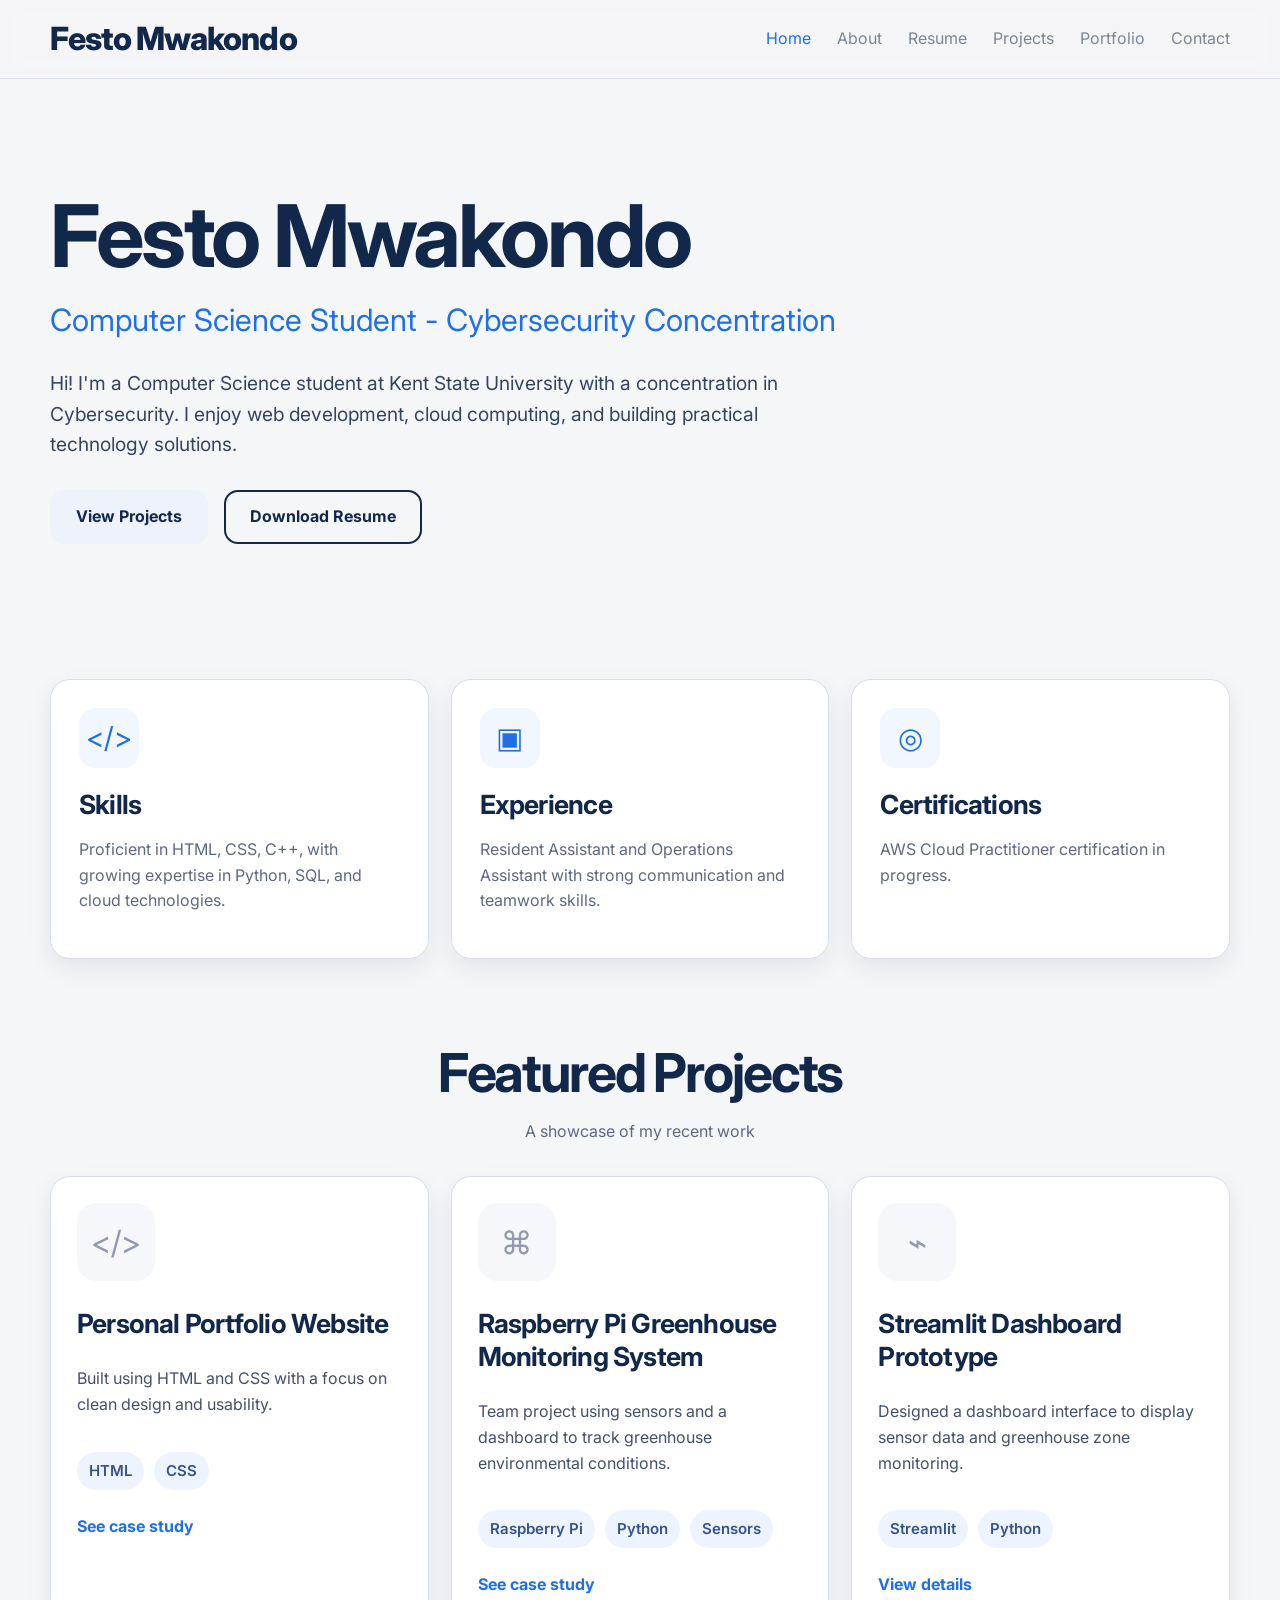
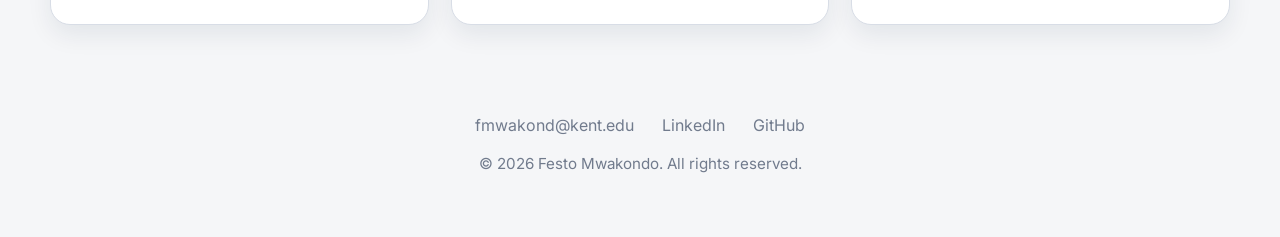
<file: index.html>
<!DOCTYPE html>
<html lang="en">
<head>
  <meta charset="UTF-8">
  <meta name="viewport" content="width=device-width, initial-scale=1.0">
  <title>Festo Mwakondo | Portfolio</title>
  <link rel="preconnect" href="https://fonts.googleapis.com">
  <link rel="preconnect" href="https://fonts.gstatic.com" crossorigin>
  <link href="https://fonts.googleapis.com/css2?family=Inter:wght@400;500;600;700;800&display=swap" rel="stylesheet">
  <link rel="stylesheet" href="style.css">
</head>
<body>
  <header class="site-header">
    <div class="container navbar">
      <a class="brand" href="index.html">Festo Mwakondo</a>
      <button class="menu-toggle" aria-label="Toggle navigation"><span></span></button>
      <nav class="nav-links">
        <a class="active" href="index.html">Home</a>
        <a href="about.html">About</a>
        <a href="resume.html">Resume</a>
        <a href="projects.html">Projects</a>
        <a href="portfolio.html">Portfolio</a>
        <a href="contact.html">Contact</a>
      </nav>
    </div>
  </header>

  <main>
    <section class="container hero-grid">
      <div class="hero-copy">
        <h1 class="hero-title">Festo Mwakondo</h1>
        <p class="hero-role">Computer Science Student - Cybersecurity Concentration</p>
        <p class="hero-summary">Hi! I'm a Computer Science student at Kent State University with a concentration in Cybersecurity. I enjoy web development, cloud computing, and building practical technology solutions.</p>
        <div class="button-row">
          <a class="btn btn-light" href="projects.html">View Projects</a>
          <a class="btn btn-outline" href="resume.html">Download Resume</a>
        </div>
      </div>
    </section>

    <section class="section">
      <div class="container card-grid">
        <article class="card">
          <div class="card-icon">&lt;/&gt;</div>
          <h3>Skills</h3>
          <p class="muted">Proficient in HTML, CSS, C++, with growing expertise in Python, SQL, and cloud technologies.</p>
        </article>
        <article class="card">
          <div class="card-icon">▣</div>
          <h3>Experience</h3>
          <p class="muted">Resident Assistant and Operations Assistant with strong communication and teamwork skills.</p>
        </article>
        <article class="card">
          <div class="card-icon">◎</div>
          <h3>Certifications</h3>
          <p class="muted">AWS Cloud Practitioner certification in progress.</p>
        </article>
      </div>
    </section>

    <section class="section">
      <div class="container">
        <div class="centered-heading">
          <h2 class="section-title">Featured Projects</h2>
          <p class="section-subtitle">A showcase of my recent work</p>
        </div>
        <div class="project-grid">
          <article class="project-card">
            <div class="project-icon">&lt;/&gt;</div>
            <h3>Personal Portfolio Website</h3>
            <p>Built using HTML and CSS with a focus on clean design and usability.</p>
            <div class="tags">
              <span class="tag">HTML</span>
              <span class="tag">CSS</span>
            </div>
            <a class="text-link" href="portfolio.html">See case study</a>
          </article>
          <article class="project-card">
            <div class="project-icon">⌘</div>
            <h3>Raspberry Pi Greenhouse Monitoring System</h3>
            <p>Team project using sensors and a dashboard to track greenhouse environmental conditions.</p>
            <div class="tags">
              <span class="tag">Raspberry Pi</span>
              <span class="tag">Python</span>
              <span class="tag">Sensors</span>
            </div>
            <a class="text-link" href="portfolio.html">See case study</a>
          </article>
          <article class="project-card">
            <div class="project-icon">⌁</div>
            <h3>Streamlit Dashboard Prototype</h3>
            <p>Designed a dashboard interface to display sensor data and greenhouse zone monitoring.</p>
            <div class="tags">
              <span class="tag">Streamlit</span>
              <span class="tag">Python</span>
            </div>
            <a class="text-link" href="projects.html">View details</a>
          </article>
        </div>
      </div>
    </section>
  </main>

  <footer class="site-footer">
    <div class="container">
      <div class="footer-links">
        <a href="mailto:fmwakond@kent.edu">fmwakond@kent.edu</a>
        <a href="https://www.linkedin.com/in/festo-mwakondo-205a75371/" target="_blank" rel="noreferrer">LinkedIn</a>
        <a href="https://github.com/festonathan" target="_blank" rel="noreferrer">GitHub</a>
      </div>
      <div class="footer-copy">&copy; <span data-year></span> Festo Mwakondo. All rights reserved.</div>
    </div>
  </footer>

  <script src="script.js"></script>
</body>
</html>
</file>
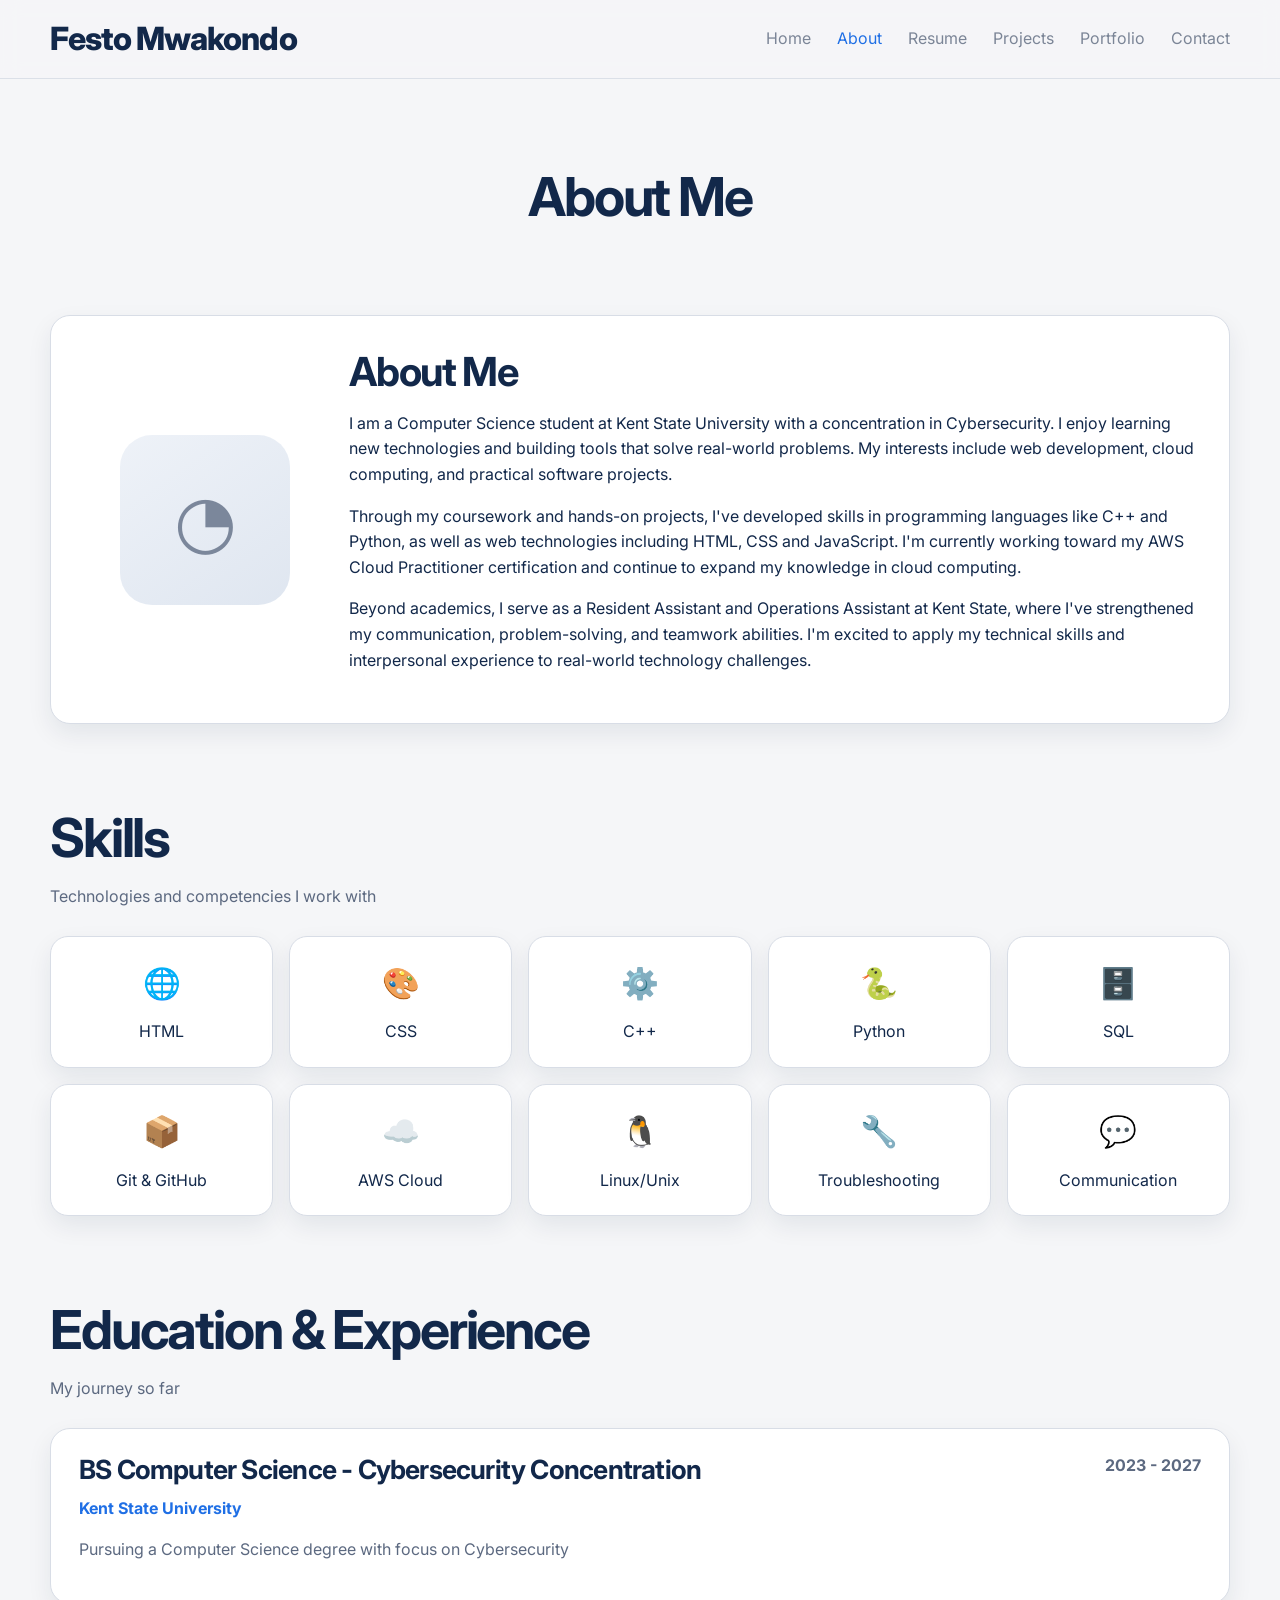
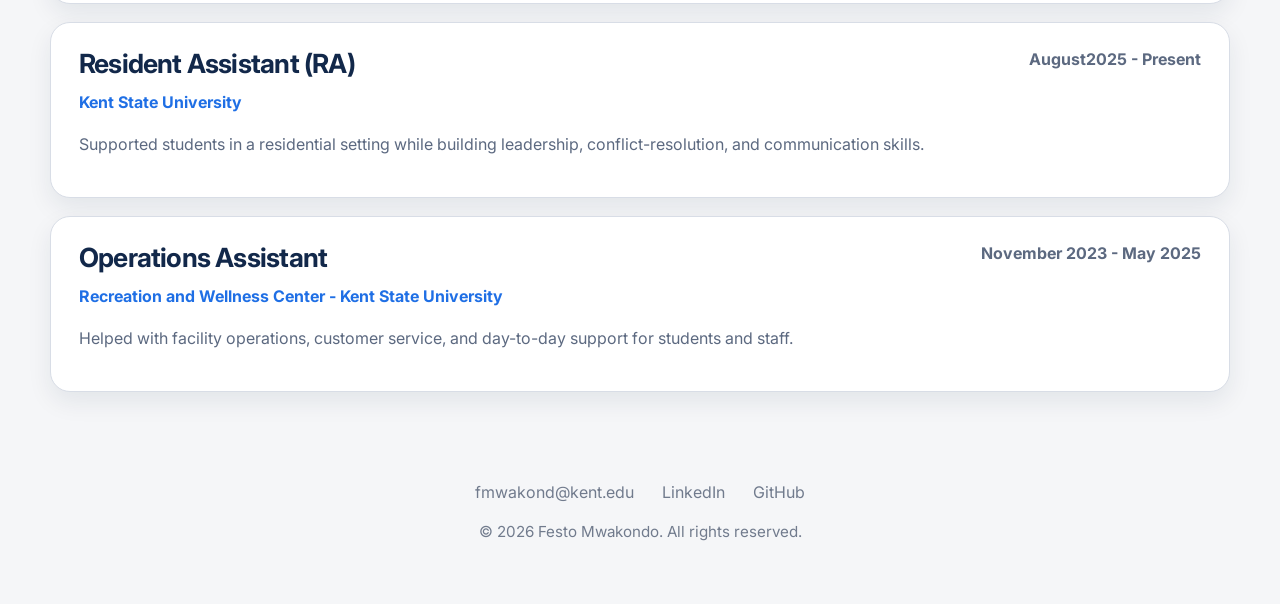
<file: about.html>
<!DOCTYPE html>
<html lang="en">
<head>
  <meta charset="UTF-8">
  <meta name="viewport" content="width=device-width, initial-scale=1.0">
  <title>About | Festo Mwakondo</title>
  <link rel="preconnect" href="https://fonts.googleapis.com">
  <link rel="preconnect" href="https://fonts.gstatic.com" crossorigin>
  <link href="https://fonts.googleapis.com/css2?family=Inter:wght@400;500;600;700;800&display=swap" rel="stylesheet">
  <link rel="stylesheet" href="style.css">
</head>
<body>
  <header class="site-header">
    <div class="container navbar">
      <a class="brand" href="index.html">Festo Mwakondo</a>
      <button class="menu-toggle" aria-label="Toggle navigation"><span></span></button>
      <nav class="nav-links">
        <a href="index.html">Home</a>
        <a class="active" href="about.html">About</a>
        <a href="resume.html">Resume</a>
        <a href="projects.html">Projects</a>
        <a href="portfolio.html">Portfolio</a>
        <a href="contact.html">Contact</a>
      </nav>
    </div>
  </header>

  <main>
    <section class="page-hero container">
      <h1>About Me</h1>
    </section>

    <section class="section">
      <div class="container panel">
        <div class="about-grid">
          <div class="profile-mark">◔</div>
          <div>
            <h2 class="section-title" style="font-size:2.5rem;">About Me</h2>
            <p>I am a Computer Science student at Kent State University with a concentration in Cybersecurity. I enjoy learning new technologies and building tools that solve real-world problems. My interests include web development, cloud computing, and practical software projects.</p>
            <p>Through my coursework and hands-on projects, I've developed skills in programming languages like C++ and Python, as well as web technologies including HTML, CSS and JavaScript. I'm currently working toward my AWS Cloud Practitioner certification and continue to expand my knowledge in cloud computing.</p>
            <p>Beyond academics, I serve as a Resident Assistant and Operations Assistant at Kent State, where I've strengthened my communication, problem-solving, and teamwork abilities. I'm excited to apply my technical skills and interpersonal experience to real-world technology challenges.</p>
          </div>
        </div>
      </div>
    </section>

    <section class="section">
      <div class="container">
        <h2 class="section-title">Skills</h2>
        <p class="section-subtitle">Technologies and competencies I work with</p>
        <div class="skills-grid spacer-top">
          <div class="skill-tile"><span>🌐</span>HTML</div>
          <div class="skill-tile"><span>🎨</span>CSS</div>
          <div class="skill-tile"><span>⚙️</span>C++</div>
          <div class="skill-tile"><span>🐍</span>Python</div>
          <div class="skill-tile"><span>🗄️</span>SQL</div>
          <div class="skill-tile"><span>📦</span>Git &amp; GitHub</div>
          <div class="skill-tile"><span>☁️</span>AWS Cloud</div>
          <div class="skill-tile"><span>🐧</span>Linux/Unix</div>
          <div class="skill-tile"><span>🔧</span>Troubleshooting</div>
          <div class="skill-tile"><span>💬</span>Communication</div>
        </div>
      </div>
    </section>

    <section class="section">
      <div class="container">
        <h2 class="section-title">Education &amp; Experience</h2>
        <p class="section-subtitle">My journey so far</p>
        <div class="timeline spacer-top">
          <article class="timeline-card">
            <div class="row-between">
              <div>
                <h3>BS Computer Science - Cybersecurity Concentration</h3>
                <div class="text-link">Kent State University</div>
                <p class="muted">Pursuing a Computer Science degree with focus on Cybersecurity</p>
              </div>
              <strong class="muted">2023 - 2027</strong>
            </div>
          </article>
          <article class="timeline-card">
            <div class="row-between">
              <div>
                <h3>Resident Assistant (RA)</h3>
                <div class="text-link">Kent State University</div>
                <p class="muted">Supported students in a residential setting while building leadership, conflict-resolution, and communication skills.</p>
              </div>
              <strong class="muted"> August2025 - Present</strong>
            </div>
          </article>
          <article class="timeline-card">
            <div class="row-between">
              <div>
                <h3>Operations Assistant</h3>
                <div class="text-link">Recreation and Wellness Center - Kent State University</div>
                <p class="muted">Helped with facility operations, customer service, and day-to-day support for students and staff.</p>
              </div>
              <strong class="muted"> November 2023 - May 2025</strong>
            </div>
          </article>
        </div>
      </div>
    </section>
  </main>

  <footer class="site-footer">
    <div class="container">
      <div class="footer-links">
        <a href="mailto:fmwakond@kent.edu">fmwakond@kent.edu</a>
        <a href="https://www.linkedin.com/in/festo-mwakondo-205a75371/" target="_blank" rel="noreferrer">LinkedIn</a>
        <a href="https://github.com/festonathan" target="_blank" rel="noreferrer">GitHub</a>
      </div>
      <div class="footer-copy">&copy; <span data-year></span> Festo Mwakondo. All rights reserved.</div>
    </div>
  </footer>

  <script src="script.js"></script>
</body>
</html>
</file>
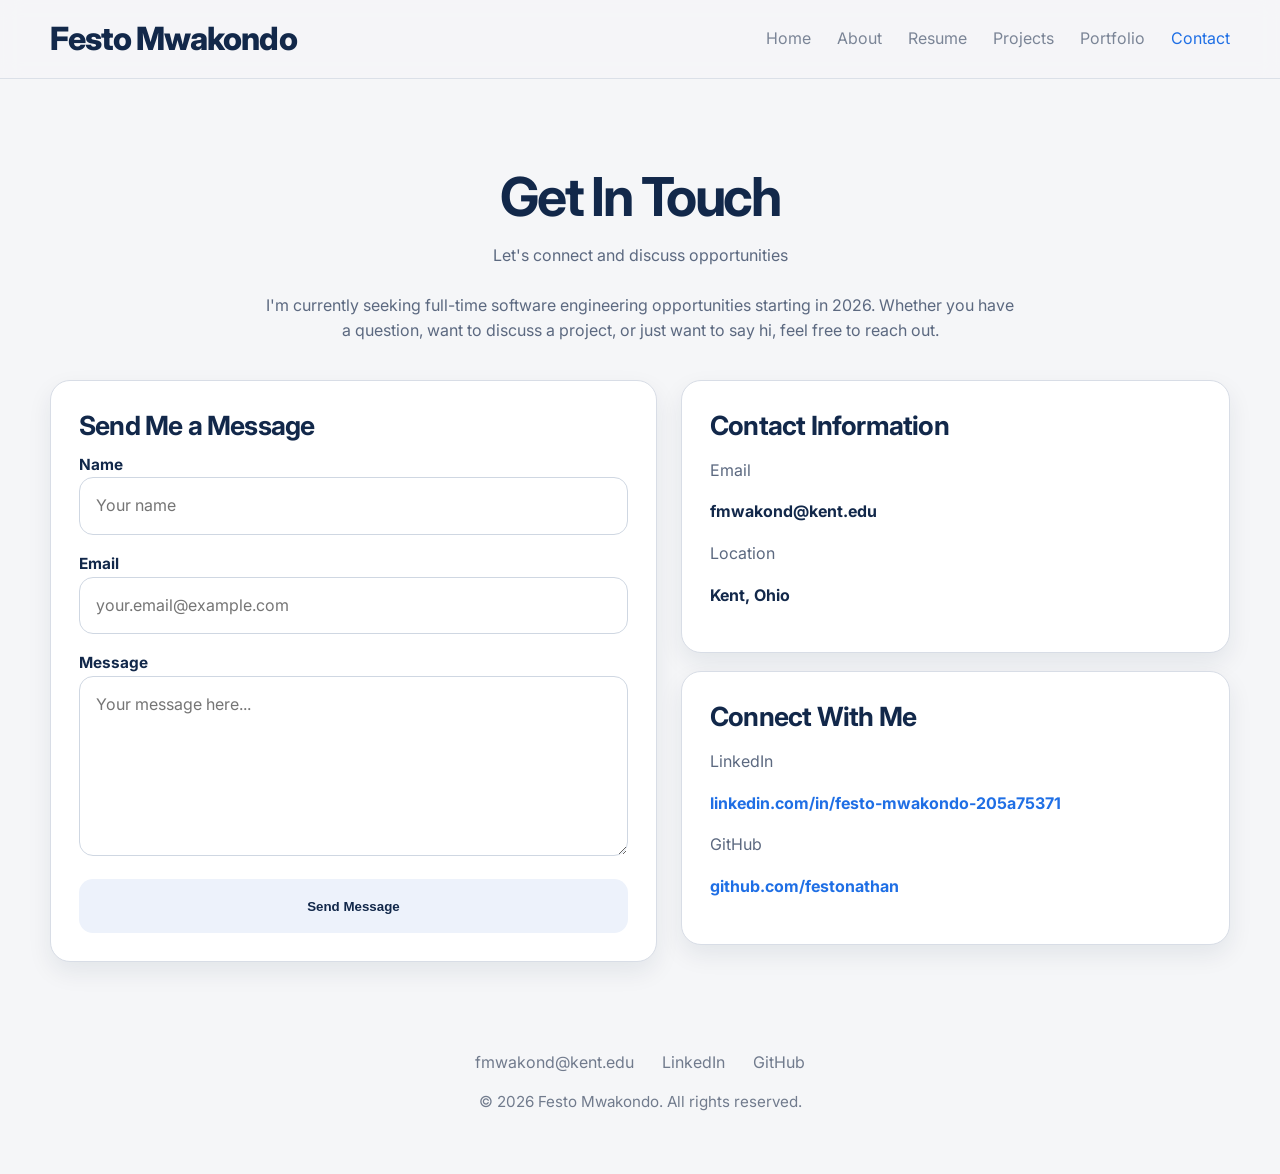
<file: contact.html>
<!DOCTYPE html>
<html lang="en">
<head>
  <meta charset="UTF-8">
  <meta name="viewport" content="width=device-width, initial-scale=1.0">
  <title>Contact | Festo Mwakondo</title>
  <link rel="preconnect" href="https://fonts.googleapis.com">
  <link rel="preconnect" href="https://fonts.gstatic.com" crossorigin>
  <link href="https://fonts.googleapis.com/css2?family=Inter:wght@400;500;600;700;800&display=swap" rel="stylesheet">
  <link rel="stylesheet" href="style.css">
</head>
<body>
  <header class="site-header">
    <div class="container navbar">
      <a class="brand" href="index.html">Festo Mwakondo</a>
      <button class="menu-toggle" aria-label="Toggle navigation"><span></span></button>
      <nav class="nav-links">
        <a href="index.html">Home</a>
        <a href="about.html">About</a>
        <a href="resume.html">Resume</a>
        <a href="projects.html">Projects</a>
        <a href="portfolio.html">Portfolio</a>
        <a class="active" href="contact.html">Contact</a>
      </nav>
    </div>
  </header>

  <main>
    <section class="page-hero container">
      <h1>Get In Touch</h1>
      <p>Let's connect and discuss opportunities</p>
      <p class="lead" style="max-width: 760px; margin: 24px auto 0;">I'm currently seeking full-time software engineering opportunities starting in 2026. Whether you have a question, want to discuss a project, or just want to say hi, feel free to reach out.</p>
    </section>

    <section class="section" style="padding-top: 0;">
      <div class="container contact-grid">
        <article class="contact-card">
          <h3>Send Me a Message</h3>
          <form action="mailto:fmwakond@kent.edu" method="post" enctype="text/plain">
            <div>
              <label for="name">Name</label>
              <input id="name" name="name" type="text" placeholder="Your name">
            </div>
            <div>
              <label for="email">Email</label>
              <input id="email" name="email" type="email" placeholder="your.email@example.com">
            </div>
            <div>
              <label for="message">Message</label>
              <textarea id="message" name="message" placeholder="Your message here..."></textarea>
            </div>
            <button class="btn btn-light" type="submit">Send Message</button>
          </form>
        </article>

        <div class="stack">
          <article class="contact-card">
            <h3>Contact Information</h3>
            <p class="muted">Email</p>
            <p><strong>fmwakond@kent.edu</strong></p>
            <p class="muted">Location</p>
            <p><strong>Kent, Ohio</strong></p>
          </article>

          <article class="contact-card">
            <h3>Connect With Me</h3>
            <p class="muted">LinkedIn</p>
            <p><a class="text-link" href="https://www.linkedin.com/in/festo-mwakondo-205a75371/" target="_blank" rel="noreferrer">linkedin.com/in/festo-mwakondo-205a75371</a></p>
            <p class="muted">GitHub</p>
            <p><a class="text-link" href="https://github.com/festonathan" target="_blank" rel="noreferrer">github.com/festonathan</a></p>
          </article>
        </div>
      </div>
    </section>
  </main>

  <footer class="site-footer">
    <div class="container">
      <div class="footer-links">
        <a href="mailto:fmwakond@kent.edu">fmwakond@kent.edu</a>
        <a href="https://www.linkedin.com/in/festo-mwakondo-205a75371/" target="_blank" rel="noreferrer">LinkedIn</a>
        <a href="https://github.com/festonathan" target="_blank" rel="noreferrer">GitHub</a>
      </div>
      <div class="footer-copy">&copy; <span data-year></span> Festo Mwakondo. All rights reserved.</div>
    </div>
  </footer>

  <script src="script.js"></script>
</body>
</html>
</file>
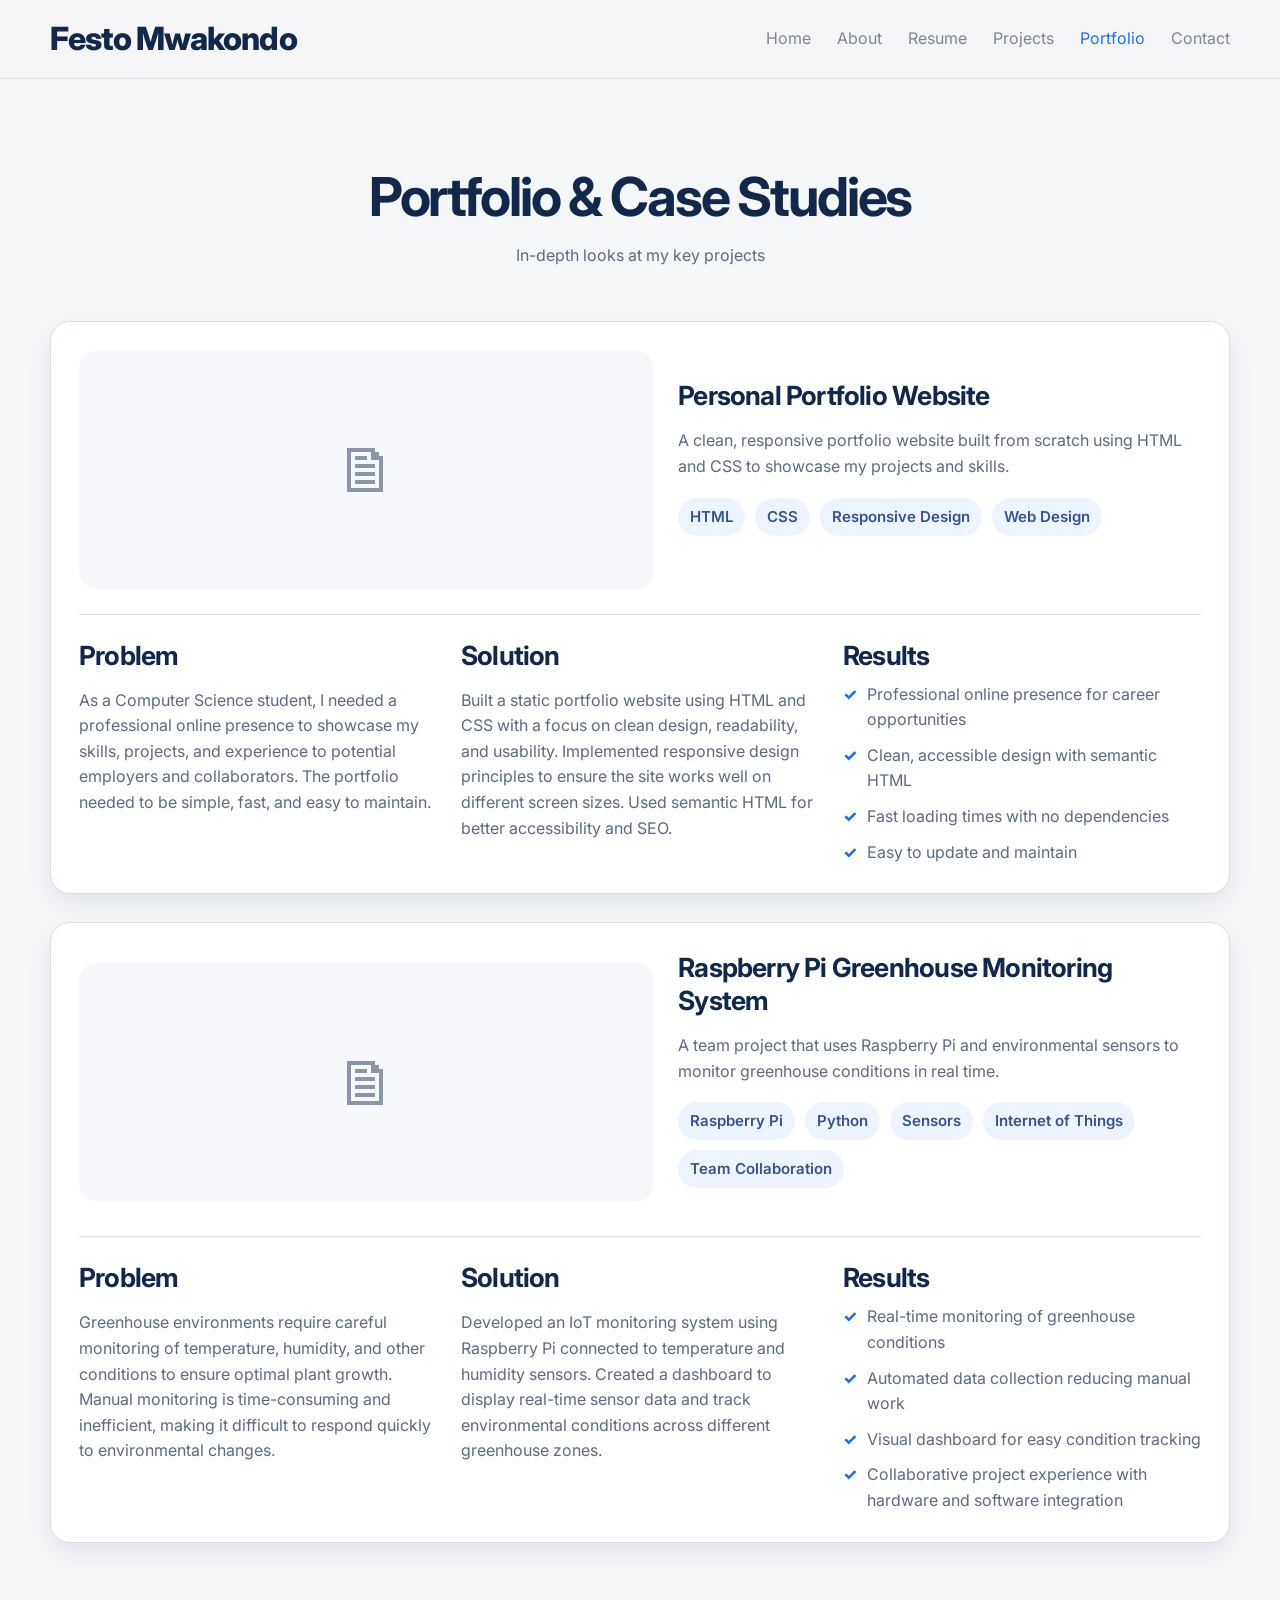
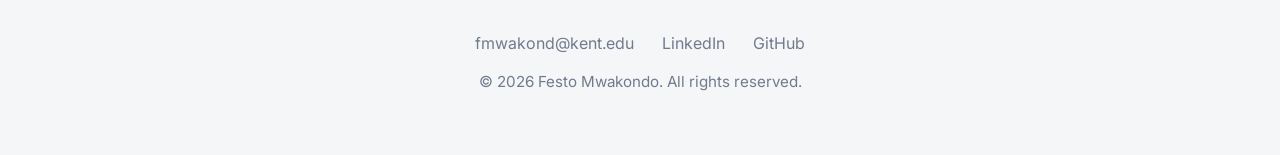
<file: portfolio.html>
<!DOCTYPE html>
<html lang="en">
<head>
  <meta charset="UTF-8">
  <meta name="viewport" content="width=device-width, initial-scale=1.0">
  <title>Portfolio | Festo Mwakondo</title>
  <link rel="preconnect" href="https://fonts.googleapis.com">
  <link rel="preconnect" href="https://fonts.gstatic.com" crossorigin>
  <link href="https://fonts.googleapis.com/css2?family=Inter:wght@400;500;600;700;800&display=swap" rel="stylesheet">
  <link rel="stylesheet" href="style.css">
</head>
<body>
  <header class="site-header">
    <div class="container navbar">
      <a class="brand" href="index.html">Festo Mwakondo</a>
      <button class="menu-toggle" aria-label="Toggle navigation"><span></span></button>
      <nav class="nav-links">
        <a href="index.html">Home</a>
        <a href="about.html">About</a>
        <a href="resume.html">Resume</a>
        <a href="projects.html">Projects</a>
        <a class="active" href="portfolio.html">Portfolio</a>
        <a href="contact.html">Contact</a>
      </nav>
    </div>
  </header>

  <main>
    <section class="page-hero container">
      <h1>Portfolio &amp; Case Studies</h1>
      <p>In-depth looks at my key projects</p>
    </section>

    <section class="section" style="padding-top: 0;">
      <div class="container">
        <article class="case-study">
          <div class="case-top">
            <div class="case-visual">🗎</div>
            <div>
              <h3>Personal Portfolio Website</h3>
              <p class="muted">A clean, responsive portfolio website built from scratch using HTML and CSS to showcase my projects and skills.</p>
              <div class="tags">
                <span class="tag">HTML</span>
                <span class="tag">CSS</span>
                <span class="tag">Responsive Design</span>
                <span class="tag">Web Design</span>
              </div>
            </div>
          </div>
          <div class="case-bottom">
            <div>
              <h3>Problem</h3>
              <p class="muted">As a Computer Science student, I needed a professional online presence to showcase my skills, projects, and experience to potential employers and collaborators. The portfolio needed to be simple, fast, and easy to maintain.</p>
            </div>
            <div>
              <h3>Solution</h3>
              <p class="muted">Built a static portfolio website using HTML and CSS with a focus on clean design, readability, and usability. Implemented responsive design principles to ensure the site works well on different screen sizes. Used semantic HTML for better accessibility and SEO.</p>
            </div>
            <div>
              <h3>Results</h3>
              <ul class="check-list muted">
                <li>Professional online presence for career opportunities</li>
                <li>Clean, accessible design with semantic HTML</li>
                <li>Fast loading times with no dependencies</li>
                <li>Easy to update and maintain</li>
              </ul>
            </div>
          </div>
        </article>

        <article class="case-study">
          <div class="case-top">
            <div class="case-visual">🗎</div>
            <div>
              <h3>Raspberry Pi Greenhouse Monitoring System</h3>
              <p class="muted">A team project that uses Raspberry Pi and environmental sensors to monitor greenhouse conditions in real time.</p>
              <div class="tags">
                <span class="tag">Raspberry Pi</span>
                <span class="tag">Python</span>
                <span class="tag">Sensors</span>
                <span class="tag">Internet of Things</span>
                <span class="tag">Team Collaboration</span>
              </div>
            </div>
          </div>
          <div class="case-bottom">
            <div>
              <h3>Problem</h3>
              <p class="muted">Greenhouse environments require careful monitoring of temperature, humidity, and other conditions to ensure optimal plant growth. Manual monitoring is time-consuming and inefficient, making it difficult to respond quickly to environmental changes.</p>
            </div>
            <div>
              <h3>Solution</h3>
              <p class="muted">Developed an IoT monitoring system using Raspberry Pi connected to temperature and humidity sensors. Created a dashboard to display real-time sensor data and track environmental conditions across different greenhouse zones.</p>
            </div>
            <div>
              <h3>Results</h3>
              <ul class="check-list muted">
                <li>Real-time monitoring of greenhouse conditions</li>
                <li>Automated data collection reducing manual work</li>
                <li>Visual dashboard for easy condition tracking</li>
                <li>Collaborative project experience with hardware and software integration</li>
              </ul>
            </div>
          </div>
        </article>
      </div>
    </section>
  </main>

  <footer class="site-footer">
    <div class="container">
      <div class="footer-links">
        <a href="mailto:fmwakond@kent.edu">fmwakond@kent.edu</a>
        <a href="https://www.linkedin.com/in/festo-mwakondo-205a75371/" target="_blank" rel="noreferrer">LinkedIn</a>
        <a href="https://github.com/festonathan" target="_blank" rel="noreferrer">GitHub</a>
      </div>
      <div class="footer-copy">&copy; <span data-year></span> Festo Mwakondo. All rights reserved.</div>
    </div>
  </footer>

  <script src="script.js"></script>
</body>
</html>
</file>
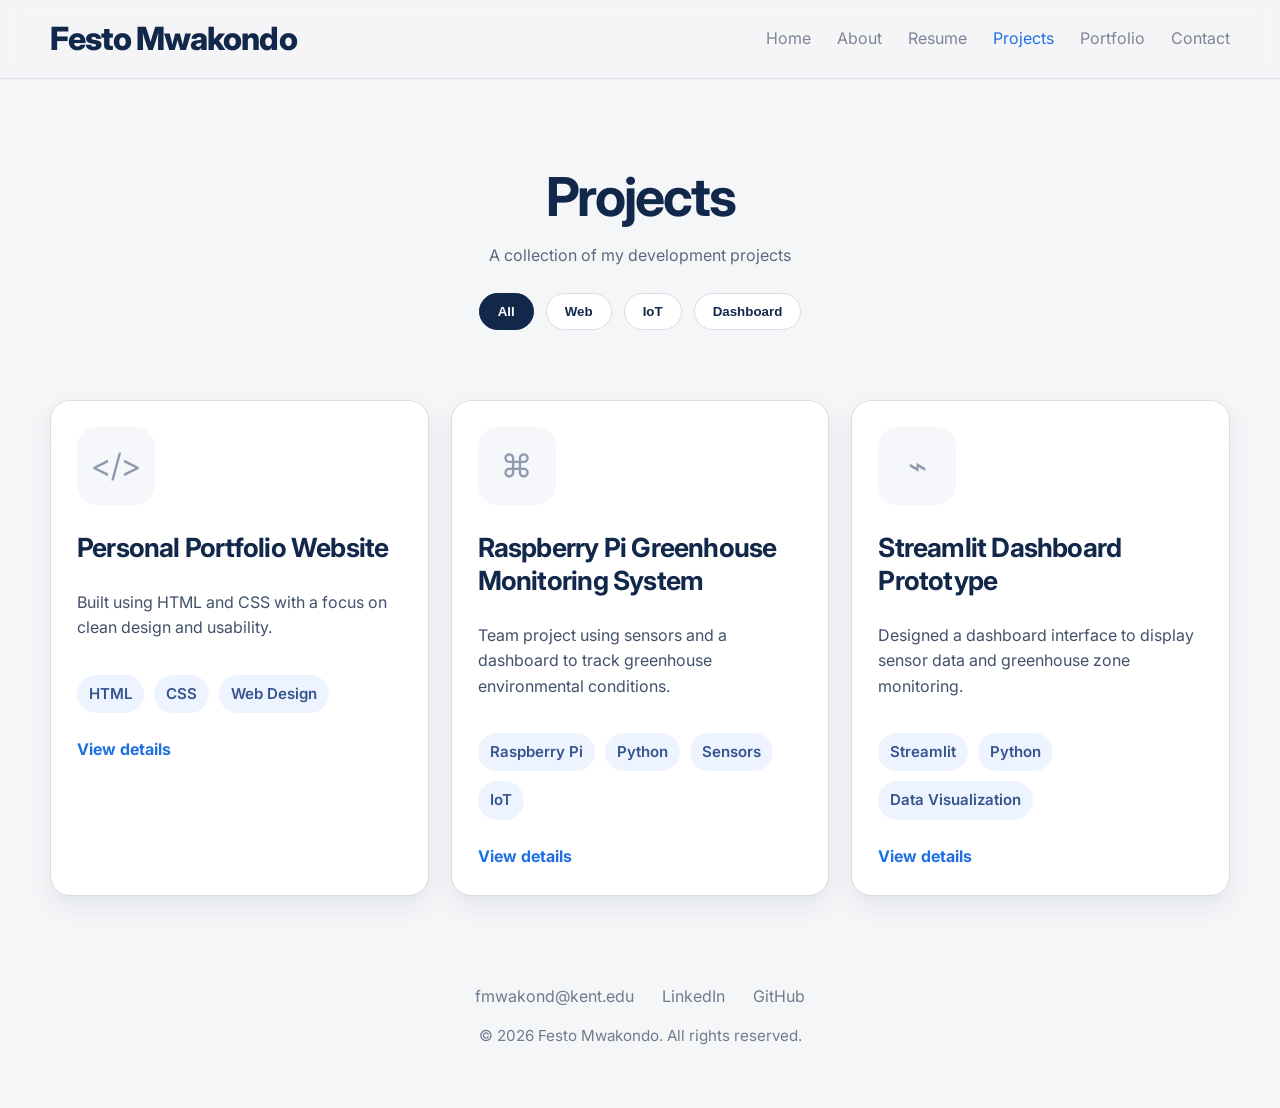
<file: projects.html>
<!DOCTYPE html>
<html lang="en">
<head>
  <meta charset="UTF-8">
  <meta name="viewport" content="width=device-width, initial-scale=1.0">
  <title>Projects | Festo Mwakondo</title>
  <link rel="preconnect" href="https://fonts.googleapis.com">
  <link rel="preconnect" href="https://fonts.gstatic.com" crossorigin>
  <link href="https://fonts.googleapis.com/css2?family=Inter:wght@400;500;600;700;800&display=swap" rel="stylesheet">
  <link rel="stylesheet" href="style.css">
</head>
<body>
  <header class="site-header">
    <div class="container navbar">
      <a class="brand" href="index.html">Festo Mwakondo</a>
      <button class="menu-toggle" aria-label="Toggle navigation"><span></span></button>
      <nav class="nav-links">
        <a href="index.html">Home</a>
        <a href="about.html">About</a>
        <a href="resume.html">Resume</a>
        <a class="active" href="projects.html">Projects</a>
        <a href="portfolio.html">Portfolio</a>
        <a href="contact.html">Contact</a>
      </nav>
    </div>
  </header>

  <main>
    <section class="page-hero container">
      <h1>Projects</h1>
      <p>A collection of my development projects</p>
      <div class="filter-bar">
        <button class="filter-btn active" data-filter="all">All</button>
        <button class="filter-btn" data-filter="web">Web</button>
        <button class="filter-btn" data-filter="iot">IoT</button>
        <button class="filter-btn" data-filter="dashboard">Dashboard</button>
      </div>
    </section>

    <section class="section" style="padding-top: 0;">
      <div class="container project-grid">
        <article class="project-card" data-category="web">
          <div class="project-icon">&lt;/&gt;</div>
          <h3>Personal Portfolio Website</h3>
          <p>Built using HTML and CSS with a focus on clean design and usability.</p>
          <div class="tags">
            <span class="tag">HTML</span>
            <span class="tag">CSS</span>
            <span class="tag">Web Design</span>
          </div>
          <a class="text-link" href="portfolio.html">View details</a>
        </article>

        <article class="project-card" data-category="iot">
          <div class="project-icon">⌘</div>
          <h3>Raspberry Pi Greenhouse Monitoring System</h3>
          <p>Team project using sensors and a dashboard to track greenhouse environmental conditions.</p>
          <div class="tags">
            <span class="tag">Raspberry Pi</span>
            <span class="tag">Python</span>
            <span class="tag">Sensors</span>
            <span class="tag">IoT</span>
          </div>
          <a class="text-link" href="portfolio.html">View details</a>
        </article>

        <article class="project-card" data-category="dashboard">
          <div class="project-icon">⌁</div>
          <h3>Streamlit Dashboard Prototype</h3>
          <p>Designed a dashboard interface to display sensor data and greenhouse zone monitoring.</p>
          <div class="tags">
            <span class="tag">Streamlit</span>
            <span class="tag">Python</span>
            <span class="tag">Data Visualization</span>
          </div>
          <a class="text-link" href="portfolio.html">View details</a>
        </article>
      </div>
    </section>
  </main>

  <footer class="site-footer">
    <div class="container">
      <div class="footer-links">
        <a href="mailto:fmwakond@kent.edu">fmwakond@kent.edu</a>
        <a href="https://www.linkedin.com/in/festo-mwakondo-205a75371/" target="_blank" rel="noreferrer">LinkedIn</a>
        <a href="https://github.com/festonathan" target="_blank" rel="noreferrer">GitHub</a>
      </div>
      <div class="footer-copy">&copy; <span data-year></span> Festo Mwakondo. All rights reserved.</div>
    </div>
  </footer>

  <script src="script.js"></script>
</body>
</html>
</file>
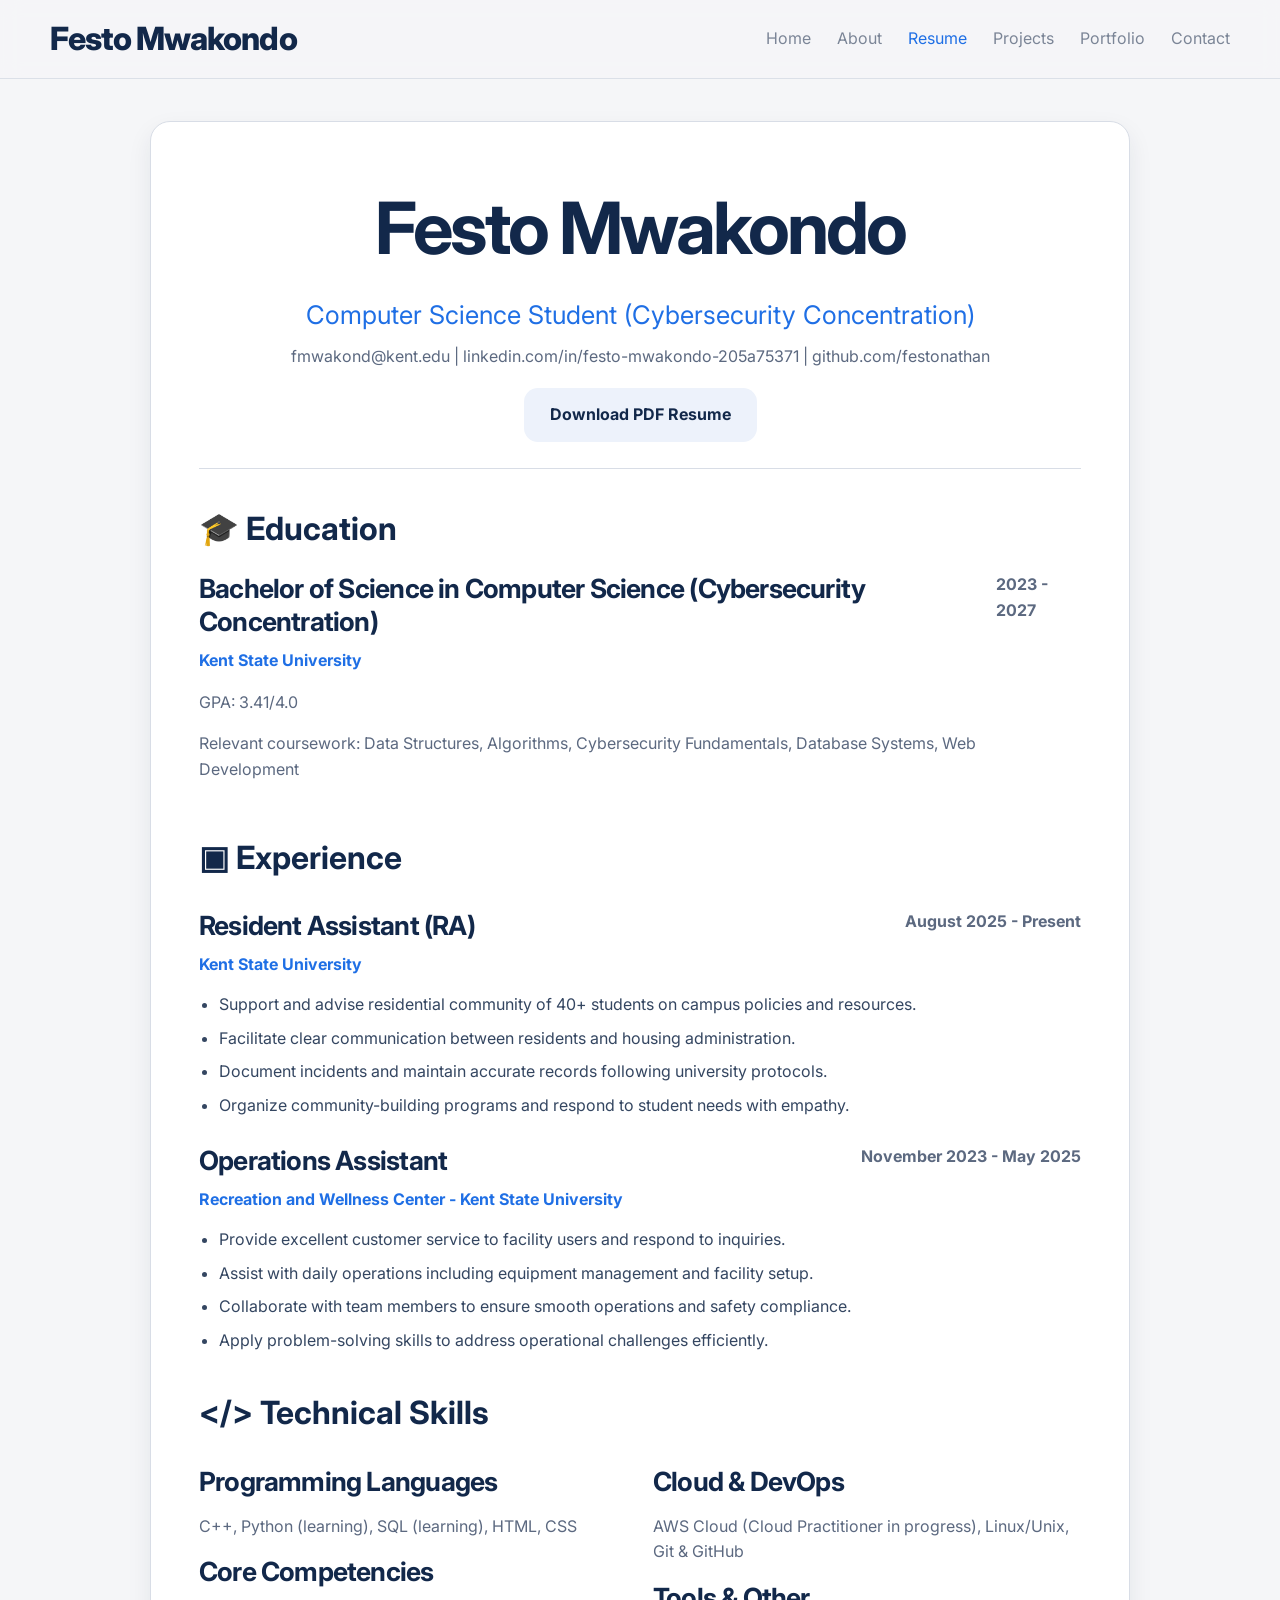
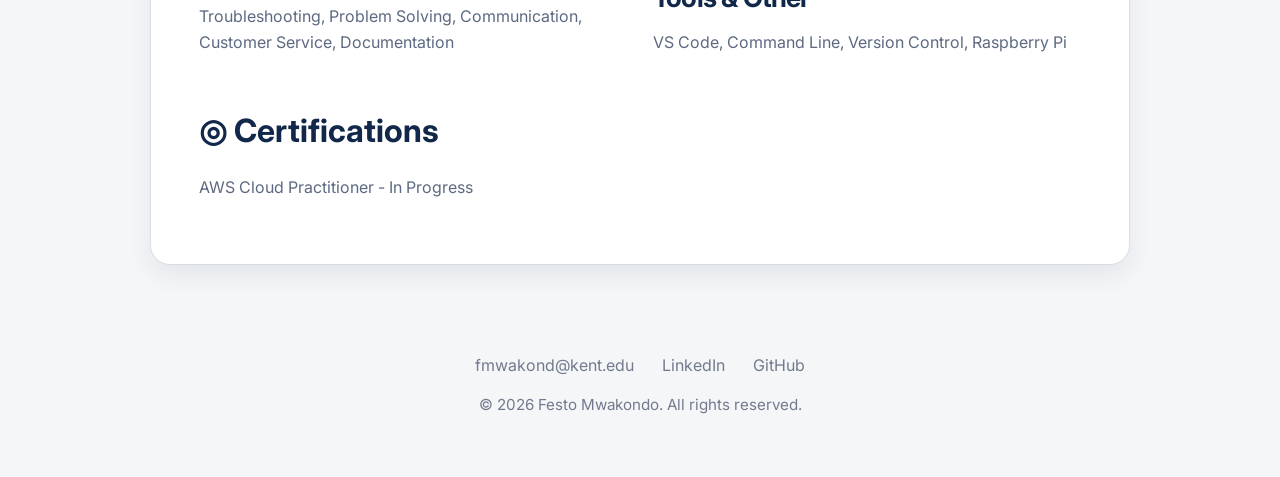
<file: resume.html>
<!DOCTYPE html>
<html lang="en">
<head>
  <meta charset="UTF-8">
  <meta name="viewport" content="width=device-width, initial-scale=1.0">
  <title>Resume | Festo Mwakondo</title>
  <link rel="preconnect" href="https://fonts.googleapis.com">
  <link rel="preconnect" href="https://fonts.gstatic.com" crossorigin>
  <link href="https://fonts.googleapis.com/css2?family=Inter:wght@400;500;600;700;800&display=swap" rel="stylesheet">
  <link rel="stylesheet" href="style.css">
</head>
<body>
  <header class="site-header">
    <div class="container navbar">
      <a class="brand" href="index.html">Festo Mwakondo</a>
      <button class="menu-toggle" aria-label="Toggle navigation"><span></span></button>
      <nav class="nav-links">
        <a href="index.html">Home</a>
        <a href="about.html">About</a>
        <a class="active" href="resume.html">Resume</a>
        <a href="projects.html">Projects</a>
        <a href="portfolio.html">Portfolio</a>
        <a href="contact.html">Contact</a>
      </nav>
    </div>
  </header>

  <main class="section">
    <div class="container">
      <div class="resume-sheet card">
        <div class="resume-head">
          <h1 class="resume-name">Festo Mwakondo</h1>
          <p class="hero-role" style="margin-bottom:8px; font-size:1.6rem;">Computer Science Student (Cybersecurity Concentration)</p>
          <p class="muted">fmwakond@kent.edu | linkedin.com/in/festo-mwakondo-205a75371 | github.com/festonathan</p>
          <div class="button-row" style="justify-content:center; margin-top:18px;">
            <a class="btn btn-light" href="mailto:fmwakond@kent.edu">Download PDF Resume</a>
          </div>
        </div>

        <section class="resume-section">
          <h2>🎓 Education</h2>
          <div class="row-between">
            <div>
              <h3>Bachelor of Science in Computer Science (Cybersecurity Concentration)</h3>
              <div class="text-link">Kent State University</div>
              <p class="muted">GPA: 3.41/4.0</p>
              <p class="muted">Relevant coursework: Data Structures, Algorithms, Cybersecurity Fundamentals, Database Systems, Web Development</p>
            </div>
            <strong class="muted">2023 - 2027</strong>
          </div>
        </section>

        <section class="resume-section">
          <h2>▣ Experience</h2>
          <div class="spacer-top">
            <div class="row-between">
              <div>
                <h3>Resident Assistant (RA)</h3>
                <div class="text-link">Kent State University</div>
              </div>
              <strong class="muted">August 2025 - Present</strong>
            </div>
            <ul class="resume-bullets">
              <li>Support and advise residential community of 40+ students on campus policies and resources.</li>
              <li>Facilitate clear communication between residents and housing administration.</li>
              <li>Document incidents and maintain accurate records following university protocols.</li>
              <li>Organize community-building programs and respond to student needs with empathy.</li>
            </ul>
          </div>
          <div class="spacer-top">
            <div class="row-between">
              <div>
                <h3>Operations Assistant</h3>
                <div class="text-link">Recreation and Wellness Center - Kent State University</div>
              </div>
              <strong class="muted">November 2023 - May 2025</strong>
            </div>
            <ul class="resume-bullets">
              <li>Provide excellent customer service to facility users and respond to inquiries.</li>
              <li>Assist with daily operations including equipment management and facility setup.</li>
              <li>Collaborate with team members to ensure smooth operations and safety compliance.</li>
              <li>Apply problem-solving skills to address operational challenges efficiently.</li>
            </ul>
          </div>
        </section>

        <section class="resume-section">
          <h2>&lt;/&gt; Technical Skills</h2>
          <div class="resume-columns spacer-top">
            <div>
              <h3>Programming Languages</h3>
              <p class="muted">C++, Python (learning), SQL (learning), HTML, CSS</p>
              <h3>Core Competencies</h3>
              <p class="muted">Troubleshooting, Problem Solving, Communication, Customer Service, Documentation</p>
            </div>
            <div>
              <h3>Cloud &amp; DevOps</h3>
              <p class="muted">AWS Cloud (Cloud Practitioner in progress), Linux/Unix, Git &amp; GitHub</p>
              <h3>Tools &amp; Other</h3>
              <p class="muted">VS Code, Command Line, Version Control, Raspberry Pi</p>
            </div>
          </div>
        </section>

        <section class="resume-section">
          <h2>◎ Certifications</h2>
          <p class="muted">AWS Cloud Practitioner - In Progress</p>
        </section>
      </div>
    </div>
  </main>

  <footer class="site-footer">
    <div class="container">
      <div class="footer-links">
        <a href="mailto:fmwakond@kent.edu">fmwakond@kent.edu</a>
        <a href="https://www.linkedin.com/in/festo-mwakondo-205a75371/" target="_blank" rel="noreferrer">LinkedIn</a>
        <a href="https://github.com/festonathan" target="_blank" rel="noreferrer">GitHub</a>
      </div>
      <div class="footer-copy">&copy; <span data-year></span> Festo Mwakondo. All rights reserved.</div>
    </div>
  </footer>

  <script src="script.js"></script>
</body>
</html>
</file>
<file: style.css>
:root {
  --bg: #f5f6f8;
  --surface: #ffffff;
  --surface-2: #fbfbfc;
  --text: #12284a;
  --muted: #5c6980;
  --line: #d8dde6;
  --primary: #1f6fe5;
  --shadow: 0 10px 24px rgba(17, 32, 61, 0.08);
  --radius: 20px;
  --radius-sm: 14px;
  --container: 1180px;
}

* {
  box-sizing: border-box;
}

html {
  scroll-behavior: smooth;
}

body {
  margin: 0;
  font-family: Inter, Arial, Helvetica, sans-serif;
  background: var(--bg);
  color: var(--text);
  line-height: 1.6;
}

a {
  color: inherit;
  text-decoration: none;
}

img {
  max-width: 100%;
  display: block;
}

.container {
  width: min(calc(100% - 48px), var(--container));
  margin: 0 auto;
}

.site-header {
  position: sticky;
  top: 0;
  z-index: 100;
  backdrop-filter: blur(10px);
  background: rgba(245, 246, 248, 0.9);
  border-bottom: 1px solid rgba(216, 221, 230, 0.9);
}

.navbar {
  min-height: 78px;
  display: flex;
  align-items: center;
  justify-content: space-between;
  gap: 24px;
}

.brand {
  font-size: 2rem;
  font-weight: 800;
  letter-spacing: -0.03em;
}

.nav-links {
  display: flex;
  align-items: center;
  gap: 26px;
}

.nav-links a {
  color: #7b8597;
  font-size: 1rem;
  transition: color 0.2s ease;
}

.nav-links a:hover,
.nav-links a.active {
  color: var(--primary);
}

.menu-toggle {
  display: none;
  border: 0;
  background: transparent;
  cursor: pointer;
  width: 44px;
  height: 44px;
  border-radius: 10px;
}

.menu-toggle span,
.menu-toggle::before,
.menu-toggle::after {
  content: "";
  display: block;
  width: 22px;
  height: 2px;
  background: var(--text);
  margin: 5px auto;
  transition: transform 0.2s ease, opacity 0.2s ease;
}

.page-hero {
  padding: 88px 0 36px;
  text-align: center;
}

.page-hero h1,
.section-title,
.hero-title {
  margin: 0 0 10px;
  line-height: 1.12;
  letter-spacing: -0.04em;
}

.page-hero h1,
.section-title {
  font-size: clamp(2.2rem, 5vw, 3.35rem);
}

.page-hero p,
.section-subtitle,
.hero-subtitle,
.lead {
  color: var(--muted);
}

.section {
  padding: 42px 0;
}

.hero-grid {
  min-height: 62vh;
  display: grid;
  align-items: center;
  gap: 54px;
  padding: 52px 0 36px;
}

.hero-copy {
  max-width: 830px;
}

.hero-title {
  font-size: clamp(3rem, 7vw, 5.4rem);
}

.hero-role {
  margin: 0 0 24px;
  font-size: clamp(1.35rem, 2.4vw, 2rem);
  color: var(--primary);
  max-width: 950px;
}

.hero-summary {
  max-width: 800px;
  font-size: 1.2rem;
  color: #33445f;
}

.button-row {
  display: flex;
  flex-wrap: wrap;
  gap: 16px;
  margin-top: 30px;
}

.btn {
  display: inline-flex;
  align-items: center;
  justify-content: center;
  min-height: 54px;
  padding: 0 24px;
  border-radius: 14px;
  border: 2px solid transparent;
  font-weight: 700;
  transition: transform 0.2s ease, box-shadow 0.2s ease, border-color 0.2s ease, background 0.2s ease;
}

.btn:hover {
  transform: translateY(-2px);
  box-shadow: var(--shadow);
}

.btn-primary {
  background: var(--text);
  color: #fff;
}

.btn-outline {
  border-color: var(--text);
  color: var(--text);
  background: transparent;
}

.btn-light {
  background: #edf2fb;
  color: var(--text);
}

.card-grid {
  display: grid;
  grid-template-columns: repeat(3, minmax(0, 1fr));
  gap: 22px;
}

.card,
.panel,
.project-card,
.timeline-card,
.contact-card,
.case-study {
  background: var(--surface);
  border: 1px solid var(--line);
  border-radius: var(--radius);
  box-shadow: var(--shadow);
}

.card {
  padding: 28px;
}

.card-icon {
  width: 60px;
  height: 60px;
  display: grid;
  place-items: center;
  border-radius: 16px;
  background: #f1f6ff;
  color: var(--primary);
  font-size: 1.8rem;
  margin-bottom: 20px;
}

.card h3,
.project-card h3,
.timeline-card h3,
.case-study h3,
.contact-card h3 {
  margin: 0 0 10px;
  font-size: 1.65rem;
  line-height: 1.25;
  letter-spacing: -0.03em;
}

.muted {
  color: var(--muted);
}

.centered-heading {
  text-align: center;
  max-width: 760px;
  margin: 0 auto 32px;
}

.project-grid {
  display: grid;
  grid-template-columns: repeat(3, minmax(0, 1fr));
  gap: 22px;
}

.project-card {
  display: flex;
  flex-direction: column;
  padding: 26px;
  min-height: 100%;
}

.project-card .project-icon {
  width: 78px;
  height: 78px;
  border-radius: 20px;
  display: grid;
  place-items: center;
  font-size: 2rem;
  color: #8f9aae;
  background: #f5f7fb;
  margin-bottom: 26px;
}

.project-card p {
  color: #42516b;
}

.tags {
  display: flex;
  flex-wrap: wrap;
  gap: 10px;
  margin: 18px 0 24px;
}

.tag {
  padding: 7px 12px;
  border-radius: 999px;
  font-size: 0.94rem;
  font-weight: 600;
  background: #eef4ff;
  color: #35548d;
}

.text-link {
  font-weight: 700;
  color: var(--primary);
}

.about-grid,
.resume-header,
.contact-grid,
.case-top,
.case-bottom {
  display: grid;
  gap: 24px;
}

.about-grid {
  grid-template-columns: 240px minmax(0, 1fr);
  align-items: center;
}

.profile-mark {
  width: 170px;
  height: 170px;
  border-radius: 32px;
  margin: 0 auto;
  background: linear-gradient(145deg, #eef2f8, #dfe6f0);
  display: grid;
  place-items: center;
  font-size: 4.5rem;
  color: #7b879b;
}

.panel {
  padding: 34px;
}

.skills-grid {
  display: grid;
  grid-template-columns: repeat(5, minmax(0, 1fr));
  gap: 16px;
}

.skill-tile {
  padding: 22px 14px;
  text-align: center;
  background: var(--surface);
  border: 1px solid var(--line);
  border-radius: 18px;
  box-shadow: var(--shadow);
}

.skill-tile span {
  display: block;
  font-size: 1.9rem;
  margin-bottom: 12px;
}

.timeline {
  display: grid;
  gap: 18px;
}

.timeline-card {
  padding: 24px 28px;
}

.row-between {
  display: flex;
  justify-content: space-between;
  gap: 20px;
  align-items: flex-start;
}

.resume-sheet {
  max-width: 980px;
  margin: 0 auto;
  padding: 48px;
}

.resume-head {
  text-align: center;
  padding-bottom: 26px;
  border-bottom: 1px solid var(--line);
  margin-bottom: 28px;
}

.resume-name {
  font-size: clamp(2.6rem, 6vw, 4.5rem);
  margin: 0 0 10px;
  letter-spacing: -0.04em;
}

.resume-head p {
  margin: 8px 0;
}

.resume-section {
  margin-top: 34px;
}

.resume-section h2 {
  display: flex;
  align-items: center;
  gap: 10px;
  margin: 0 0 18px;
  font-size: 2rem;
}

.resume-columns {
  display: grid;
  grid-template-columns: repeat(2, minmax(0, 1fr));
  gap: 26px;
}

.resume-bullets {
  margin: 14px 0 0;
  padding-left: 20px;
  color: #344661;
}

.resume-bullets li + li {
  margin-top: 8px;
}

.filter-bar {
  display: flex;
  justify-content: center;
  flex-wrap: wrap;
  gap: 12px;
  margin: 24px 0 34px;
}

.filter-btn {
  padding: 10px 18px;
  border-radius: 999px;
  border: 1px solid var(--line);
  background: var(--surface);
  color: var(--text);
  font-weight: 700;
  cursor: pointer;
}

.filter-btn.active,
.filter-btn:hover {
  background: var(--text);
  color: #fff;
  border-color: var(--text);
}

.case-study {
  padding: 28px;
}

.case-study + .case-study {
  margin-top: 28px;
}

.case-top {
  grid-template-columns: 1.1fr 1fr;
  align-items: center;
  padding-bottom: 24px;
  border-bottom: 1px solid var(--line);
}

.case-visual {
  min-height: 240px;
  display: grid;
  place-items: center;
  border-radius: 20px;
  background: #f6f8fb;
  color: #8b95a7;
  font-size: 4rem;
}

.case-bottom {
  grid-template-columns: repeat(3, minmax(0, 1fr));
  padding-top: 24px;
}

.check-list {
  margin: 0;
  padding-left: 0;
  list-style: none;
}

.check-list li {
  position: relative;
  padding-left: 24px;
  margin-top: 10px;
}

.check-list li::before {
  content: "✓";
  position: absolute;
  left: 0;
  top: 0;
  color: var(--primary);
  font-weight: 800;
}

.contact-grid {
  grid-template-columns: 1.05fr 0.95fr;
  align-items: start;
}

.contact-card {
  padding: 28px;
}

form {
  display: grid;
  gap: 16px;
}

label {
  font-size: 0.96rem;
  font-weight: 700;
}

input,
textarea {
  width: 100%;
  border: 1px solid #cfd7e2;
  border-radius: 14px;
  background: #fff;
  padding: 15px 16px;
  font: inherit;
  color: var(--text);
}

textarea {
  min-height: 180px;
  resize: vertical;
}

.stack {
  display: grid;
  gap: 18px;
}

.site-footer {
  padding: 46px 0 60px;
  color: #717b8d;
}

.footer-links {
  display: flex;
  justify-content: center;
  gap: 28px;
  flex-wrap: wrap;
  margin-bottom: 14px;
}

.footer-copy {
  text-align: center;
  font-size: 0.95rem;
}

.spacer-top {
  margin-top: 26px;
}

.hidden {
  display: none !important;
}

@media (max-width: 1080px) {
  .card-grid,
  .project-grid,
  .skills-grid,
  .case-bottom,
  .resume-columns,
  .contact-grid {
    grid-template-columns: repeat(2, minmax(0, 1fr));
  }

  .case-top {
    grid-template-columns: 1fr;
  }
}

@media (max-width: 820px) {
  .navbar {
    min-height: 72px;
  }

  .menu-toggle {
    display: inline-block;
  }

  .nav-links {
    position: absolute;
    top: 72px;
    left: 0;
    right: 0;
    background: rgba(255, 255, 255, 0.98);
    border-bottom: 1px solid var(--line);
    box-shadow: var(--shadow);
    padding: 16px 24px 22px;
    flex-direction: column;
    align-items: flex-start;
    gap: 14px;
    display: none;
  }

  .nav-links.open {
    display: flex;
  }

  .hero-grid,
  .about-grid,
  .card-grid,
  .project-grid,
  .skills-grid,
  .case-bottom,
  .resume-columns,
  .contact-grid {
    grid-template-columns: 1fr;
  }

  .resume-sheet,
  .panel,
  .case-study,
  .contact-card {
    padding: 26px;
  }

  .hero-grid {
    padding-top: 28px;
  }

  .brand {
    font-size: 1.6rem;
  }

  .button-row,
  .row-between {
    flex-direction: column;
    align-items: flex-start;
  }
}
</file>
